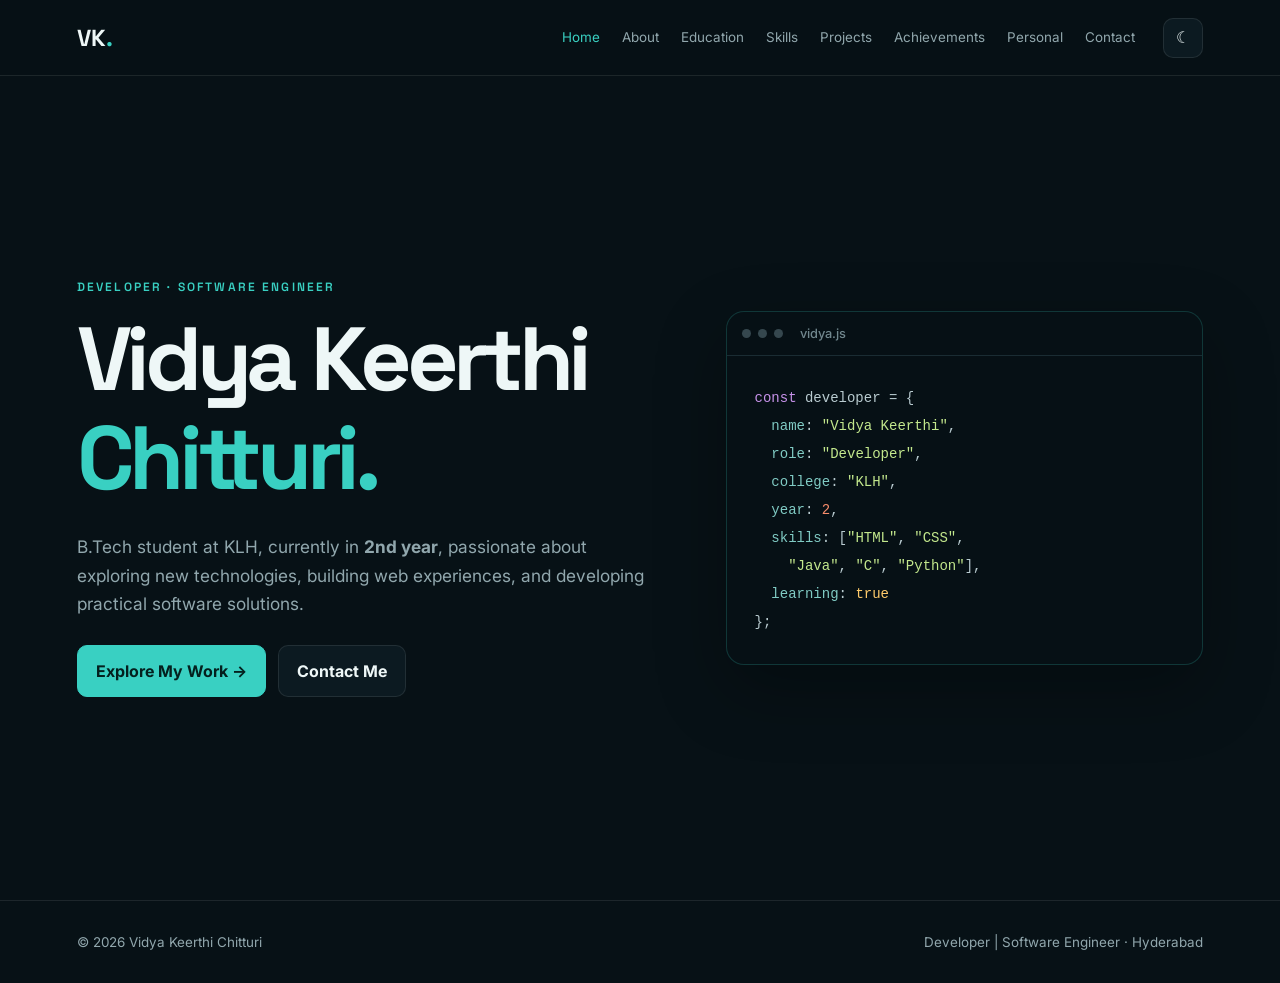
<file: index.html>
<!DOCTYPE html><html lang="en"><head><meta charset="UTF-8"><meta name="viewport" content="width=device-width,initial-scale=1.0"><meta name="description" content="Vidya Keerthi Chitturi — Developer | Software Engineer"><title>Home | Vidya Keerthi Chitturi</title><link rel="preconnect" href="https://fonts.googleapis.com"><link rel="preconnect" href="https://fonts.gstatic.com" crossorigin><link href="https://fonts.googleapis.com/css2?family=Inter:wght@400;500;600;700&family=Space+Grotesk:wght@500;600;700&display=swap" rel="stylesheet"><link rel="stylesheet" href="style.css"></head><body><div id="progress"></div><header class="navbar"><div class="container nav-inner"><a class="brand" href="index.html">VK<span>.</span></a><nav id="nav"><a class="active" href="index.html">Home</a><a class="" href="about.html">About</a><a class="" href="education.html">Education</a><a class="" href="skills.html">Skills</a><a class="" href="projects.html">Projects</a><a class="" href="achievements.html">Achievements</a><a class="" href="personal.html">Personal</a><a class="" href="contact.html">Contact</a></nav><div class="actions"><button class="icon" id="theme" aria-label="Toggle theme">☾</button><button class="icon menu" id="menu" aria-label="Open menu">☰</button></div></div></header>
<main class="container hero"><div class="hero-grid"><div class="reveal"><p class="eyebrow">Developer · Software Engineer</p><h1>Vidya Keerthi<br><span>Chitturi.</span></h1><p class="lead">B.Tech student at KLH, currently in <strong>2nd year</strong>, passionate about exploring new technologies, building web experiences, and developing practical software solutions.</p><div class="buttons"><a class="btn primary" href="projects.html">Explore My Work →</a><a class="btn secondary" href="contact.html">Contact Me</a></div></div><div class="code-card reveal"><div class="bar"><i></i><i></i><i></i><b>vidya.js</b></div><pre class="code"><span class="purple">const</span> developer = {
  <span class="key">name</span>: <span class="str">"Vidya Keerthi"</span>,
  <span class="key">role</span>: <span class="str">"Developer"</span>,
  <span class="key">college</span>: <span class="str">"KLH"</span>,
  <span class="key">year</span>: <span class="num">2</span>,
  <span class="key">skills</span>: [<span class="str">"HTML"</span>, <span class="str">"CSS"</span>,
    <span class="str">"Java"</span>, <span class="str">"C"</span>, <span class="str">"Python"</span>],
  <span class="key">learning</span>: <span class="bool">true</span>
};</pre></div></div></main><footer><div class="container footer-inner"><span>© 2026 Vidya Keerthi Chitturi</span><span>Developer | Software Engineer · Hyderabad</span></div></footer><script src="script.js"></script></body></html>
</file>
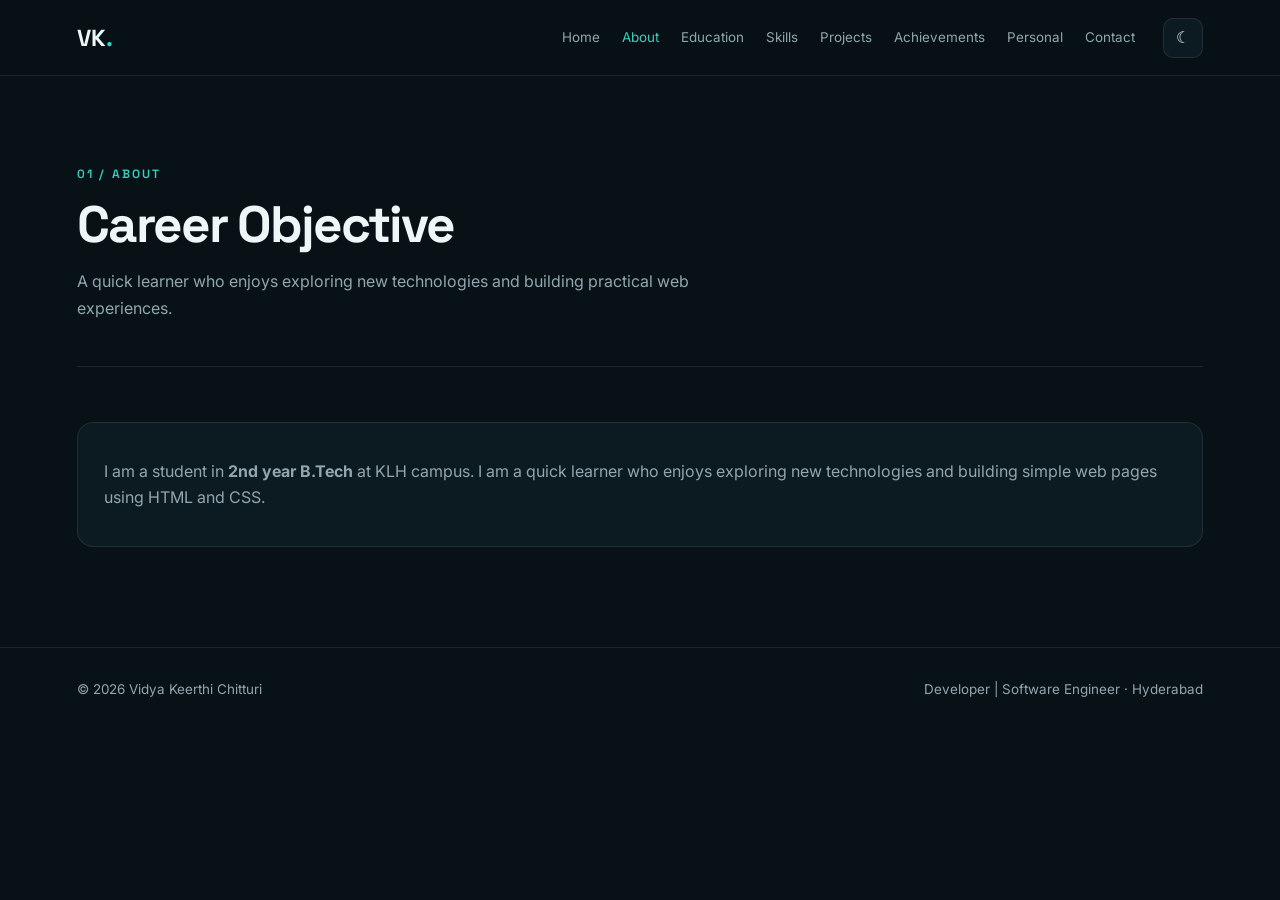
<file: about.html>
<!DOCTYPE html><html lang="en"><head><meta charset="UTF-8"><meta name="viewport" content="width=device-width,initial-scale=1.0"><meta name="description" content="Vidya Keerthi Chitturi — Developer | Software Engineer"><title>About | Vidya Keerthi Chitturi</title><link rel="preconnect" href="https://fonts.googleapis.com"><link rel="preconnect" href="https://fonts.gstatic.com" crossorigin><link href="https://fonts.googleapis.com/css2?family=Inter:wght@400;500;600;700&family=Space+Grotesk:wght@500;600;700&display=swap" rel="stylesheet"><link rel="stylesheet" href="style.css"></head><body><div id="progress"></div><header class="navbar"><div class="container nav-inner"><a class="brand" href="index.html">VK<span>.</span></a><nav id="nav"><a class="" href="index.html">Home</a><a class="active" href="about.html">About</a><a class="" href="education.html">Education</a><a class="" href="skills.html">Skills</a><a class="" href="projects.html">Projects</a><a class="" href="achievements.html">Achievements</a><a class="" href="personal.html">Personal</a><a class="" href="contact.html">Contact</a></nav><div class="actions"><button class="icon" id="theme" aria-label="Toggle theme">☾</button><button class="icon menu" id="menu" aria-label="Open menu">☰</button></div></div></header><main><div class="container page-head"><p class="eyebrow">01 / ABOUT</p><h2>Career Objective</h2><p>A quick learner who enjoys exploring new technologies and building practical web experiences.</p></div><div class="container content"><article class="card"><p>I am a student in <strong>2nd year B.Tech</strong> at KLH campus. I am a quick learner who enjoys exploring new technologies and building simple web pages using HTML and CSS.</p></article></div></main><footer><div class="container footer-inner"><span>© 2026 Vidya Keerthi Chitturi</span><span>Developer | Software Engineer · Hyderabad</span></div></footer><script src="script.js"></script></body></html>
</file>
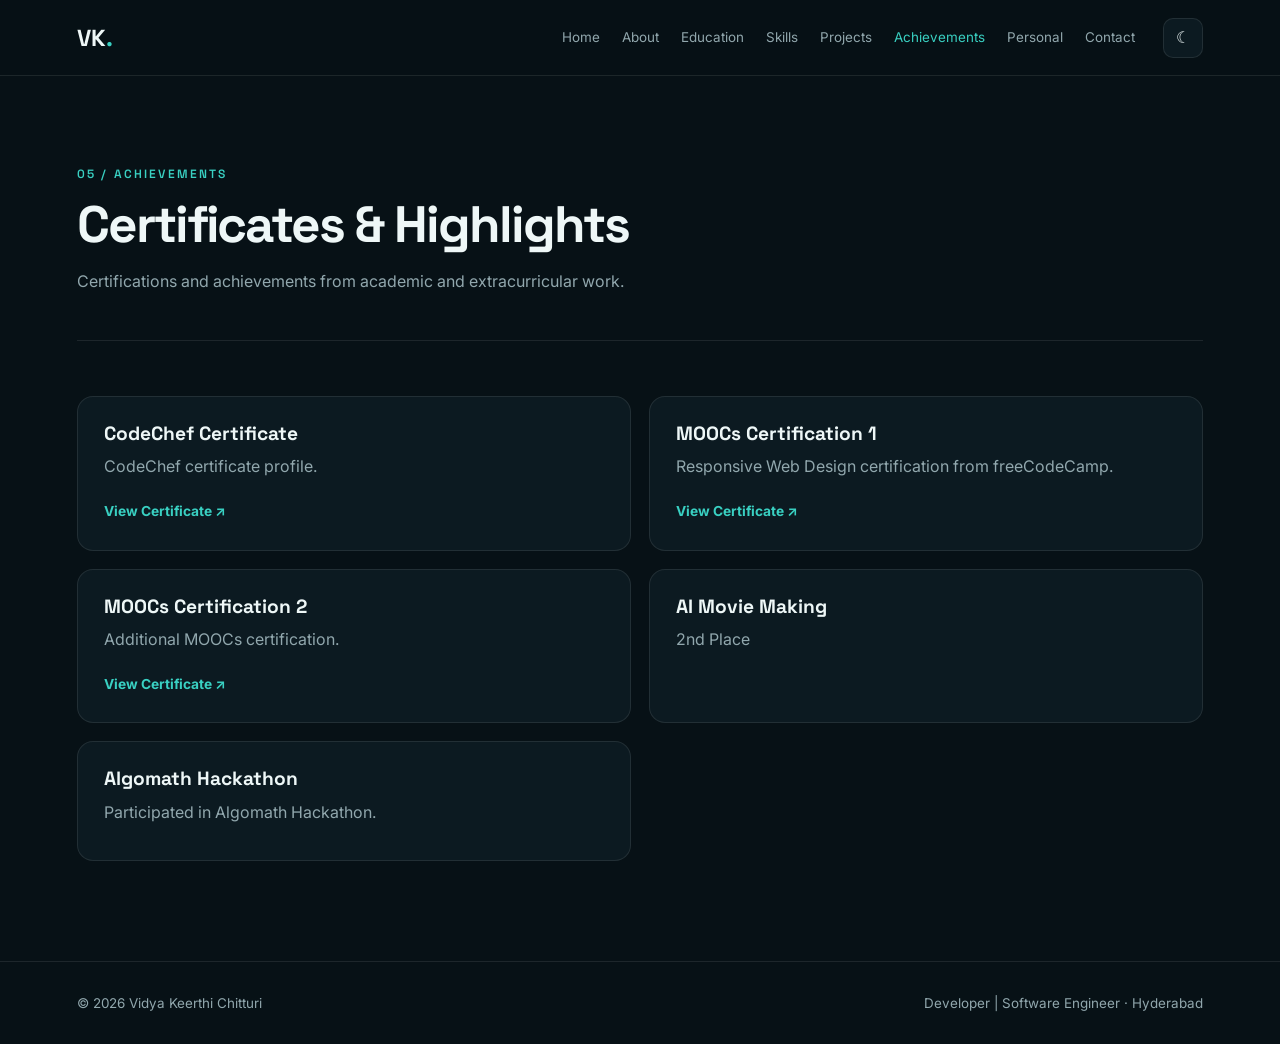
<file: achievements.html>
<!DOCTYPE html><html lang="en"><head><meta charset="UTF-8"><meta name="viewport" content="width=device-width,initial-scale=1.0"><meta name="description" content="Vidya Keerthi Chitturi — Developer | Software Engineer"><title>Achievements | Vidya Keerthi Chitturi</title><link rel="preconnect" href="https://fonts.googleapis.com"><link rel="preconnect" href="https://fonts.gstatic.com" crossorigin><link href="https://fonts.googleapis.com/css2?family=Inter:wght@400;500;600;700&family=Space+Grotesk:wght@500;600;700&display=swap" rel="stylesheet"><link rel="stylesheet" href="style.css"></head><body><div id="progress"></div><header class="navbar"><div class="container nav-inner"><a class="brand" href="index.html">VK<span>.</span></a><nav id="nav"><a class="" href="index.html">Home</a><a class="" href="about.html">About</a><a class="" href="education.html">Education</a><a class="" href="skills.html">Skills</a><a class="" href="projects.html">Projects</a><a class="active" href="achievements.html">Achievements</a><a class="" href="personal.html">Personal</a><a class="" href="contact.html">Contact</a></nav><div class="actions"><button class="icon" id="theme" aria-label="Toggle theme">☾</button><button class="icon menu" id="menu" aria-label="Open menu">☰</button></div></div></header><main><div class="container page-head"><p class="eyebrow">05 / ACHIEVEMENTS</p><h2>Certificates & Highlights</h2><p>Certifications and achievements from academic and extracurricular work.</p></div><div class="container content"><div class="grid two">
<article class="card"><h3>CodeChef Certificate</h3><p>CodeChef certificate profile.</p><a class="link" target="_blank" href="https://www.codechef.com/users/vidya_372/certificates">View Certificate ↗</a></article>
<article class="card"><h3>MOOCs Certification 1</h3><p>Responsive Web Design certification from freeCodeCamp.</p><a class="link" target="_blank" href="https://www.freecodecamp.org/certification/vidyakeerthi/responsive-web-design">View Certificate ↗</a></article>
<article class="card"><h3>MOOCs Certification 2</h3><p>Additional MOOCs certification.</p><a class="link" target="_blank" href="https://certificates.simplicdn.net/share/10324182_10573357_1780938926189.pdf">View Certificate ↗</a></article>
<article class="card"><h3>AI Movie Making</h3><p>2nd Place</p></article>
<article class="card"><h3>Algomath Hackathon</h3><p>Participated in Algomath Hackathon.</p></article>
</div></div></main><footer><div class="container footer-inner"><span>© 2026 Vidya Keerthi Chitturi</span><span>Developer | Software Engineer · Hyderabad</span></div></footer><script src="script.js"></script></body></html>
</file>
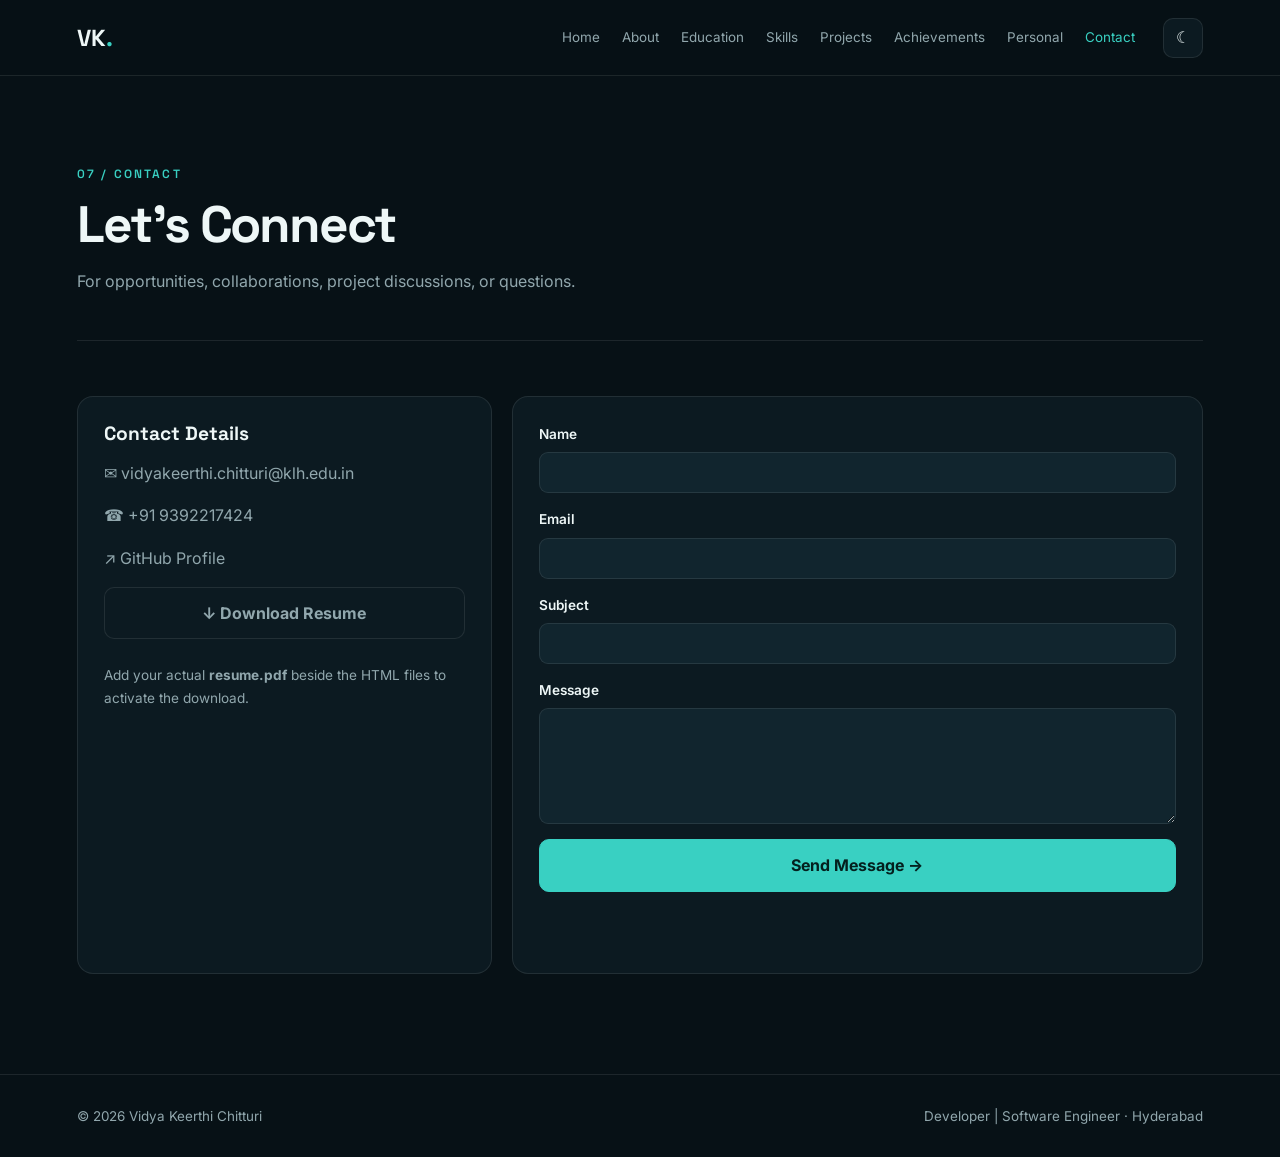
<file: contact.html>
<!DOCTYPE html><html lang="en"><head><meta charset="UTF-8"><meta name="viewport" content="width=device-width,initial-scale=1.0"><meta name="description" content="Vidya Keerthi Chitturi — Developer | Software Engineer"><title>Contact | Vidya Keerthi Chitturi</title><link rel="preconnect" href="https://fonts.googleapis.com"><link rel="preconnect" href="https://fonts.gstatic.com" crossorigin><link href="https://fonts.googleapis.com/css2?family=Inter:wght@400;500;600;700&family=Space+Grotesk:wght@500;600;700&display=swap" rel="stylesheet"><link rel="stylesheet" href="style.css"></head><body><div id="progress"></div><header class="navbar"><div class="container nav-inner"><a class="brand" href="index.html">VK<span>.</span></a><nav id="nav"><a class="" href="index.html">Home</a><a class="" href="about.html">About</a><a class="" href="education.html">Education</a><a class="" href="skills.html">Skills</a><a class="" href="projects.html">Projects</a><a class="" href="achievements.html">Achievements</a><a class="" href="personal.html">Personal</a><a class="active" href="contact.html">Contact</a></nav><div class="actions"><button class="icon" id="theme" aria-label="Toggle theme">☾</button><button class="icon menu" id="menu" aria-label="Open menu">☰</button></div></div></header><main><div class="container page-head"><p class="eyebrow">07 / CONTACT</p><h2>Let's Connect</h2><p>For opportunities, collaborations, project discussions, or questions.</p></div><div class="container content"><div class="contact-grid"><div class="card contact-list"><h3>Contact Details</h3><a href="mailto:vidyakeerthi.chitturi@klh.edu.in">✉ vidyakeerthi.chitturi@klh.edu.in</a><a href="tel:+919392217424">☎ +91 9392217424</a><a target="_blank" href="https://github.com/vidyakeerthichitturi?tab=repositories">↗ GitHub Profile</a><a class="btn secondary" href="resume.pdf" download>↓ Download Resume</a><p class="meta">Add your actual <b>resume.pdf</b> beside the HTML files to activate the download.</p></div>
<form id="contactForm" class="card" action="https://formsubmit.co/vidyakeerthi.chitturi@klh.edu.in" method="POST"><input type="hidden" name="_subject" value="Portfolio Contact — Vidya Keerthi Chitturi"><input type="hidden" name="_captcha" value="false"><label class="field">Name<input name="name" required minlength="2"></label><label class="field">Email<input id="email" type="email" name="email" required></label><label class="field">Subject<input name="subject" required></label><label class="field">Message<textarea id="message" name="message" rows="6" required></textarea></label><button class="btn primary" type="submit">Send Message →</button><p id="formMessage" class="message"></p></form></div></div></main><footer><div class="container footer-inner"><span>© 2026 Vidya Keerthi Chitturi</span><span>Developer | Software Engineer · Hyderabad</span></div></footer><script src="script.js"></script></body></html>
</file>
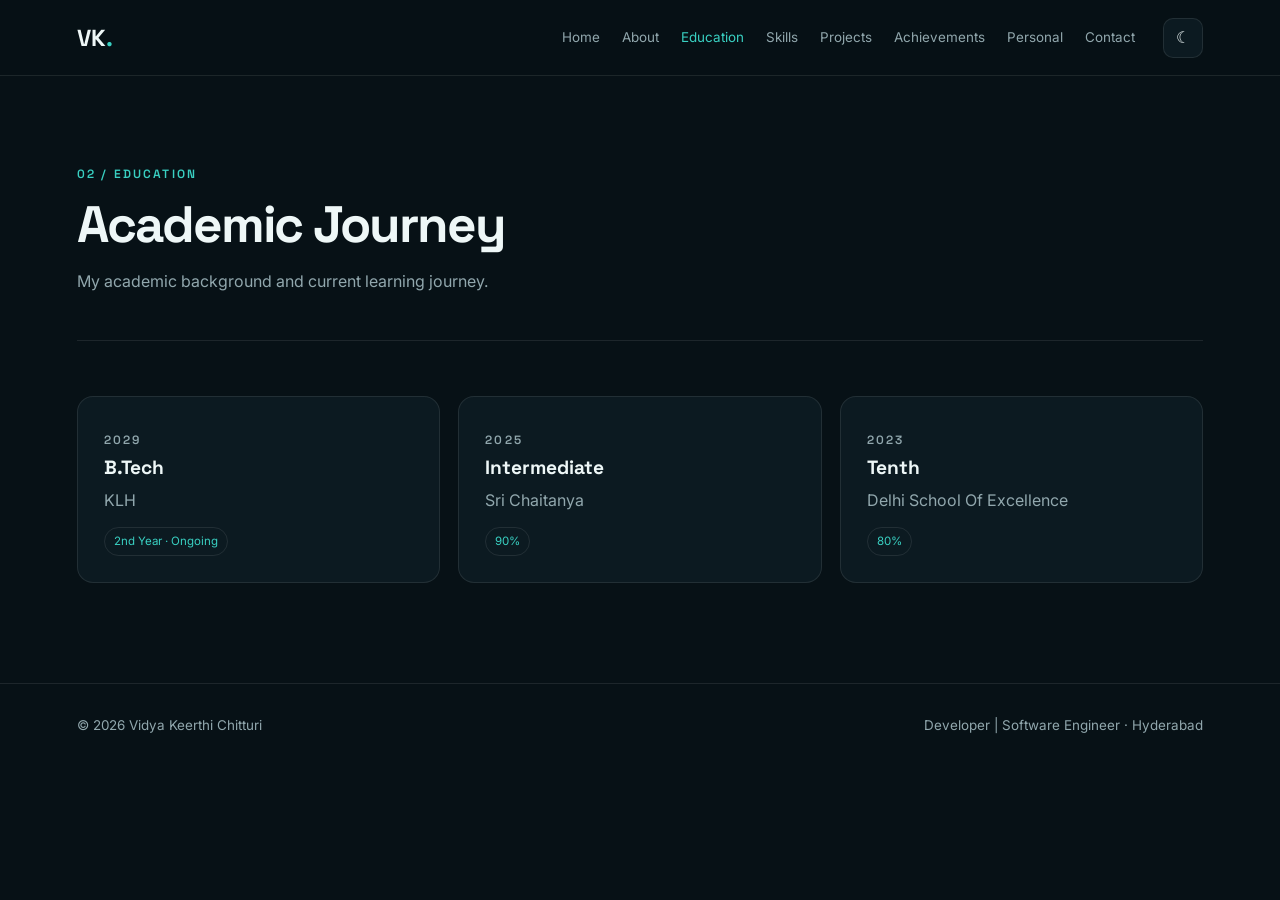
<file: education.html>
<!DOCTYPE html><html lang="en"><head><meta charset="UTF-8"><meta name="viewport" content="width=device-width,initial-scale=1.0"><meta name="description" content="Vidya Keerthi Chitturi — Developer | Software Engineer"><title>Education | Vidya Keerthi Chitturi</title><link rel="preconnect" href="https://fonts.googleapis.com"><link rel="preconnect" href="https://fonts.gstatic.com" crossorigin><link href="https://fonts.googleapis.com/css2?family=Inter:wght@400;500;600;700&family=Space+Grotesk:wght@500;600;700&display=swap" rel="stylesheet"><link rel="stylesheet" href="style.css"></head><body><div id="progress"></div><header class="navbar"><div class="container nav-inner"><a class="brand" href="index.html">VK<span>.</span></a><nav id="nav"><a class="" href="index.html">Home</a><a class="" href="about.html">About</a><a class="active" href="education.html">Education</a><a class="" href="skills.html">Skills</a><a class="" href="projects.html">Projects</a><a class="" href="achievements.html">Achievements</a><a class="" href="personal.html">Personal</a><a class="" href="contact.html">Contact</a></nav><div class="actions"><button class="icon" id="theme" aria-label="Toggle theme">☾</button><button class="icon menu" id="menu" aria-label="Open menu">☰</button></div></div></header><main><div class="container page-head"><p class="eyebrow">02 / EDUCATION</p><h2>Academic Journey</h2><p>My academic background and current learning journey.</p></div><div class="container content"><div class="grid"><article class="card"><p class="eyebrow">2029</p><h3>B.Tech</h3><p>KLH</p><span class="tag">2nd Year · Ongoing</span></article><article class="card"><p class="eyebrow">2025</p><h3>Intermediate</h3><p>Sri Chaitanya</p><span class="tag">90%</span></article><article class="card"><p class="eyebrow">2023</p><h3>Tenth</h3><p>Delhi School Of Excellence</p><span class="tag">80%</span></article></div></div></main><footer><div class="container footer-inner"><span>© 2026 Vidya Keerthi Chitturi</span><span>Developer | Software Engineer · Hyderabad</span></div></footer><script src="script.js"></script></body></html>
</file>
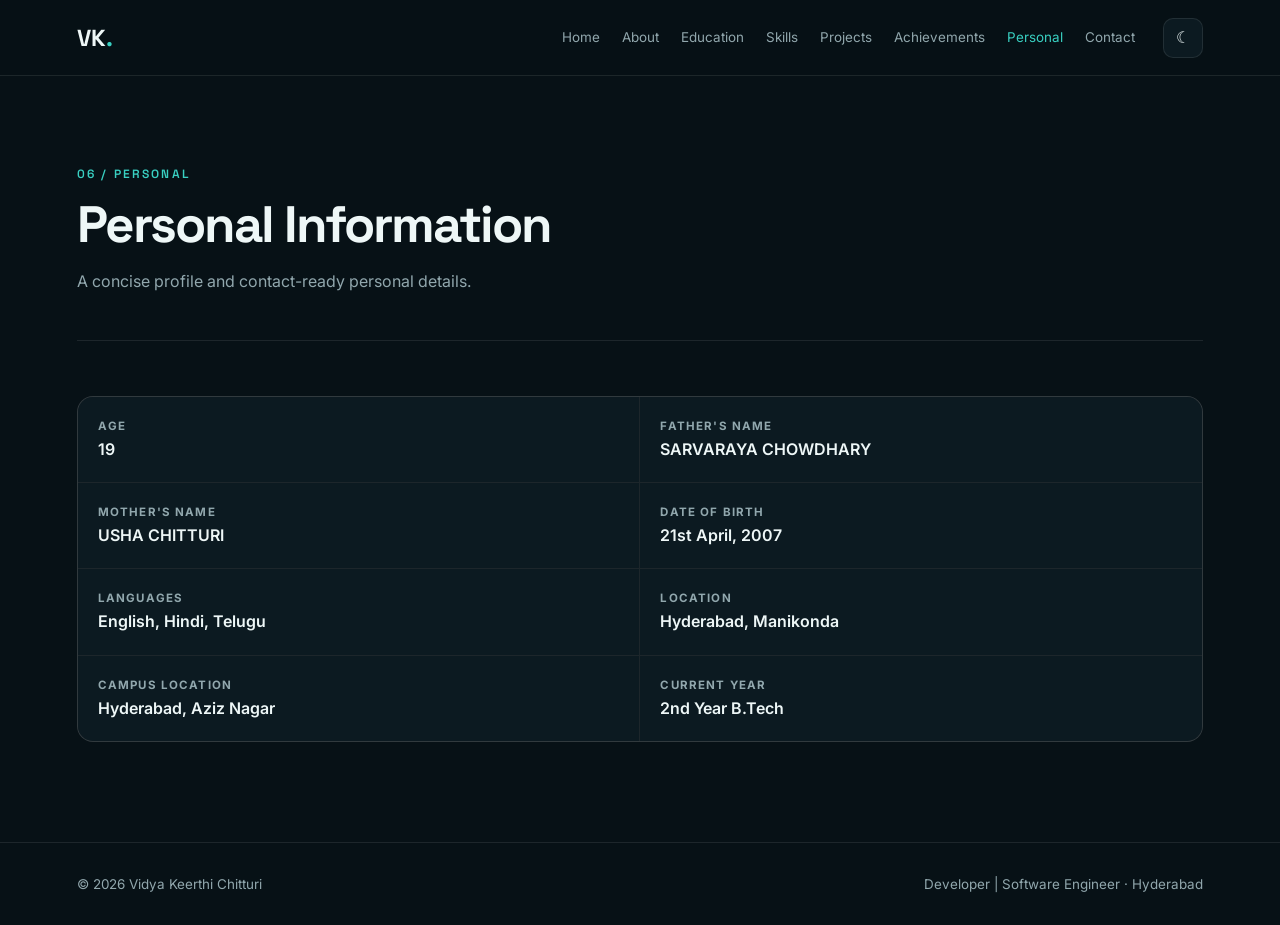
<file: personal.html>
<!DOCTYPE html><html lang="en"><head><meta charset="UTF-8"><meta name="viewport" content="width=device-width,initial-scale=1.0"><meta name="description" content="Vidya Keerthi Chitturi — Developer | Software Engineer"><title>Personal | Vidya Keerthi Chitturi</title><link rel="preconnect" href="https://fonts.googleapis.com"><link rel="preconnect" href="https://fonts.gstatic.com" crossorigin><link href="https://fonts.googleapis.com/css2?family=Inter:wght@400;500;600;700&family=Space+Grotesk:wght@500;600;700&display=swap" rel="stylesheet"><link rel="stylesheet" href="style.css"></head><body><div id="progress"></div><header class="navbar"><div class="container nav-inner"><a class="brand" href="index.html">VK<span>.</span></a><nav id="nav"><a class="" href="index.html">Home</a><a class="" href="about.html">About</a><a class="" href="education.html">Education</a><a class="" href="skills.html">Skills</a><a class="" href="projects.html">Projects</a><a class="" href="achievements.html">Achievements</a><a class="active" href="personal.html">Personal</a><a class="" href="contact.html">Contact</a></nav><div class="actions"><button class="icon" id="theme" aria-label="Toggle theme">☾</button><button class="icon menu" id="menu" aria-label="Open menu">☰</button></div></div></header><main><div class="container page-head"><p class="eyebrow">06 / PERSONAL</p><h2>Personal Information</h2><p>A concise profile and contact-ready personal details.</p></div><div class="container content"><div class="info">
<div><strong>Age</strong><span>19</span></div><div><strong>Father's Name</strong><span>SARVARAYA CHOWDHARY</span></div><div><strong>Mother's Name</strong><span>USHA CHITTURI</span></div><div><strong>Date of Birth</strong><span>21st April, 2007</span></div><div><strong>Languages</strong><span>English, Hindi, Telugu</span></div><div><strong>Location</strong><span>Hyderabad, Manikonda</span></div><div><strong>Campus Location</strong><span>Hyderabad, Aziz Nagar</span></div><div><strong>Current Year</strong><span>2nd Year B.Tech</span></div></div></div></main><footer><div class="container footer-inner"><span>© 2026 Vidya Keerthi Chitturi</span><span>Developer | Software Engineer · Hyderabad</span></div></footer><script src="script.js"></script></body></html>
</file>
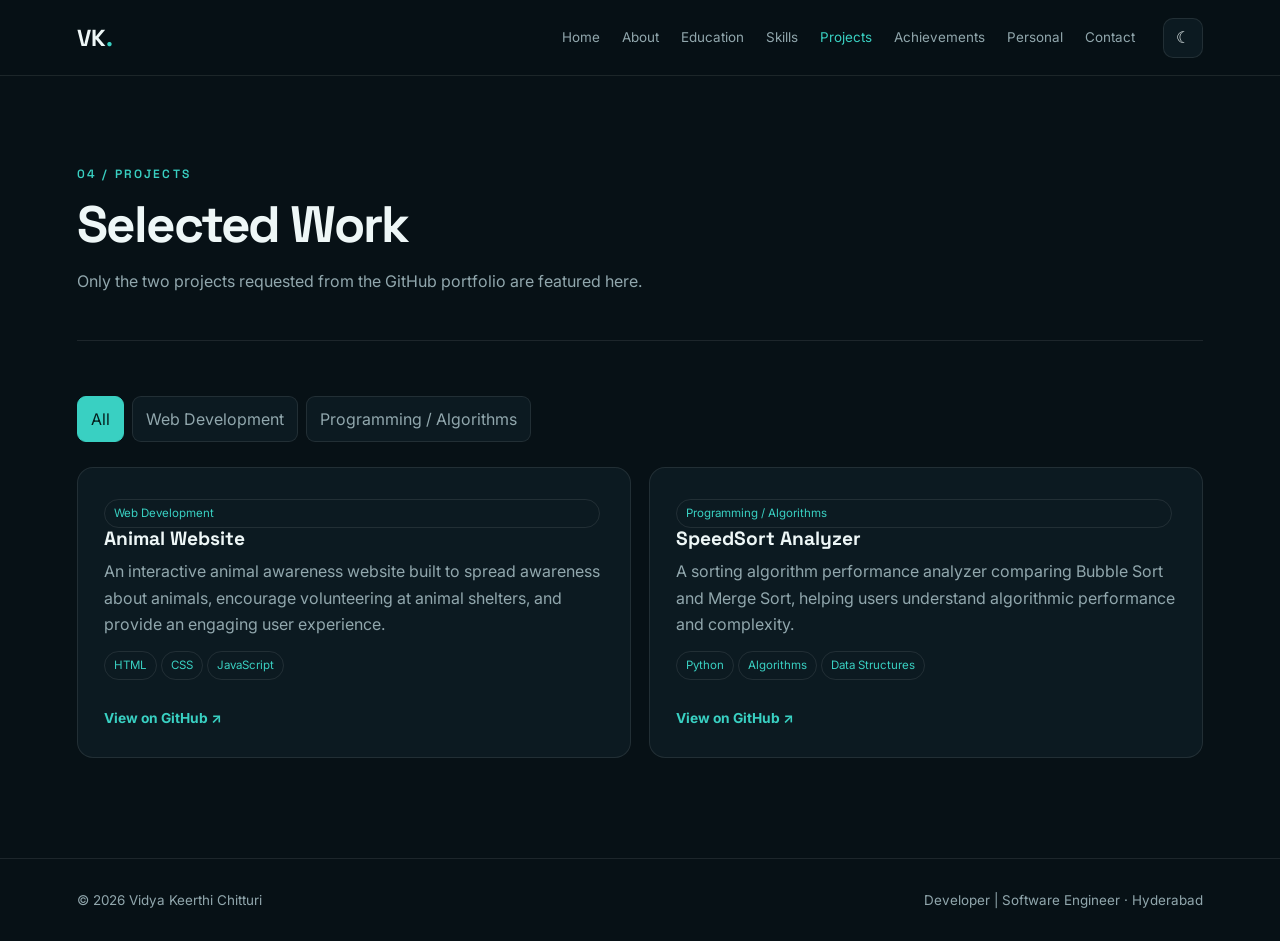
<file: projects.html>
<!DOCTYPE html><html lang="en"><head><meta charset="UTF-8"><meta name="viewport" content="width=device-width,initial-scale=1.0"><meta name="description" content="Vidya Keerthi Chitturi — Developer | Software Engineer"><title>Projects | Vidya Keerthi Chitturi</title><link rel="preconnect" href="https://fonts.googleapis.com"><link rel="preconnect" href="https://fonts.gstatic.com" crossorigin><link href="https://fonts.googleapis.com/css2?family=Inter:wght@400;500;600;700&family=Space+Grotesk:wght@500;600;700&display=swap" rel="stylesheet"><link rel="stylesheet" href="style.css"></head><body><div id="progress"></div><header class="navbar"><div class="container nav-inner"><a class="brand" href="index.html">VK<span>.</span></a><nav id="nav"><a class="" href="index.html">Home</a><a class="" href="about.html">About</a><a class="" href="education.html">Education</a><a class="" href="skills.html">Skills</a><a class="active" href="projects.html">Projects</a><a class="" href="achievements.html">Achievements</a><a class="" href="personal.html">Personal</a><a class="" href="contact.html">Contact</a></nav><div class="actions"><button class="icon" id="theme" aria-label="Toggle theme">☾</button><button class="icon menu" id="menu" aria-label="Open menu">☰</button></div></div></header>
<main><div class="container page-head"><p class="eyebrow">04 / PROJECTS</p><h2>Selected Work</h2><p>Only the two projects requested from the GitHub portfolio are featured here.</p></div>
<div class="container content"><div class="filters"><button class="filter active" data-filter="all">All</button><button class="filter" data-filter="web">Web Development</button><button class="filter" data-filter="algo">Programming / Algorithms</button></div>
<div id="projectGrid" class="grid two"></div></div></main>
<script>
const projects=[
{title:"Animal Website",cat:"web",desc:"An interactive animal awareness website built to spread awareness about animals, encourage volunteering at animal shelters, and provide an engaging user experience.",tech:["HTML","CSS","JavaScript"],url:"https://github.com/vidyakeerthichitturi/Animal-Website"},
{title:"SpeedSort Analyzer",cat:"algo",desc:"A sorting algorithm performance analyzer comparing Bubble Sort and Merge Sort, helping users understand algorithmic performance and complexity.",tech:["Python","Algorithms","Data Structures"],url:"https://github.com/vidyakeerthichitturi/SpeedSort-Analyzer"}];
function render(f){projectGrid.innerHTML=projects.filter(p=>f==="all"||p.cat===f).map(p=>`<article class="card project"><span class="tag">${p.cat==="web"?"Web Development":"Programming / Algorithms"}</span><h3>${p.title}</h3><p>${p.desc}</p><div>${p.tech.map(t=>`<span class="tag">${t}</span>`).join("")}</div><div class="links"><a class="link" target="_blank" href="${p.url}">View on GitHub ↗</a></div></article>`).join("")}
render("all");document.querySelectorAll(".filter").forEach(b=>b.onclick=()=>{document.querySelectorAll(".filter").forEach(x=>x.classList.remove("active"));b.classList.add("active");render(b.dataset.filter)});
</script><footer><div class="container footer-inner"><span>© 2026 Vidya Keerthi Chitturi</span><span>Developer | Software Engineer · Hyderabad</span></div></footer><script src="script.js"></script></body></html>
</file>
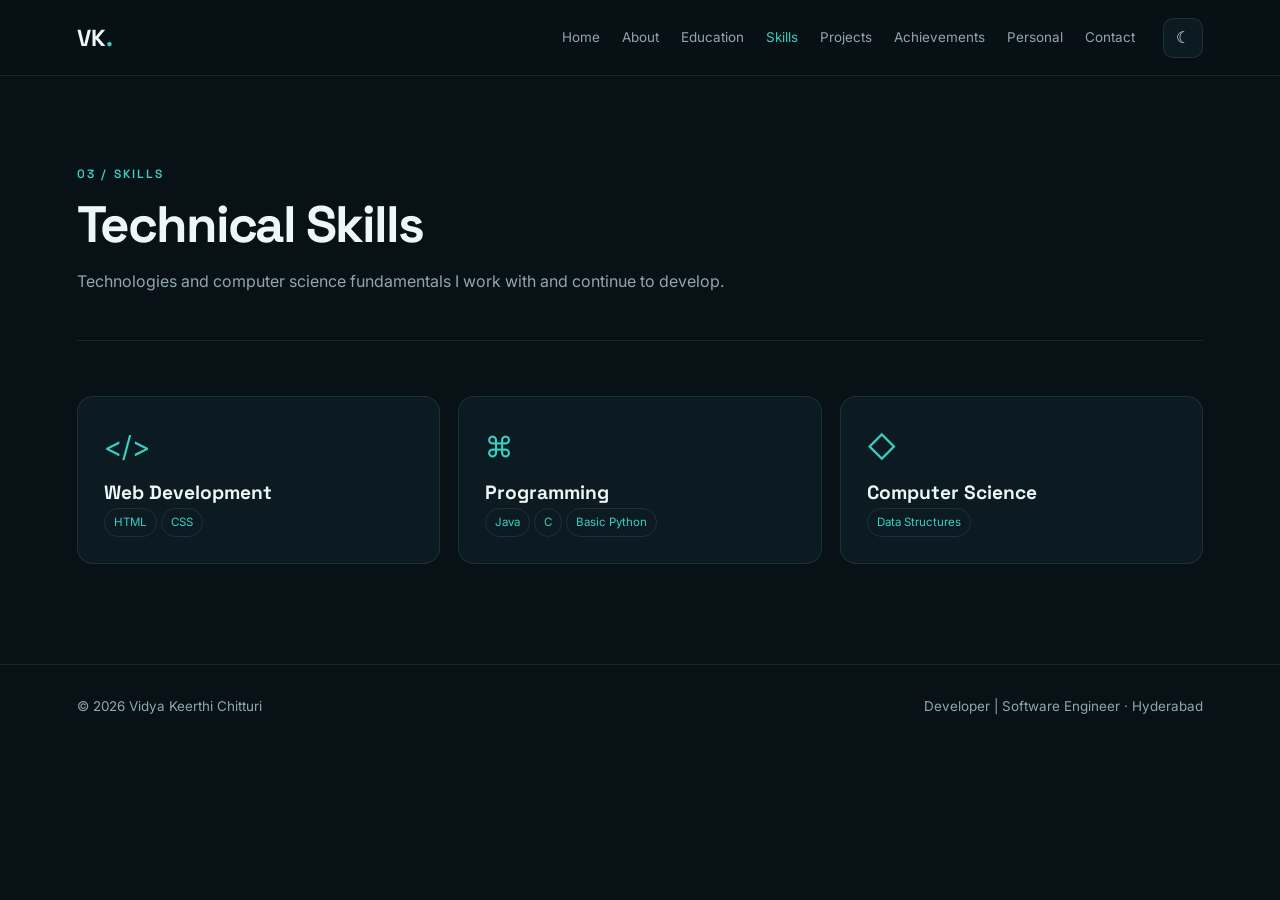
<file: skills.html>
<!DOCTYPE html><html lang="en"><head><meta charset="UTF-8"><meta name="viewport" content="width=device-width,initial-scale=1.0"><meta name="description" content="Vidya Keerthi Chitturi — Developer | Software Engineer"><title>Skills | Vidya Keerthi Chitturi</title><link rel="preconnect" href="https://fonts.googleapis.com"><link rel="preconnect" href="https://fonts.gstatic.com" crossorigin><link href="https://fonts.googleapis.com/css2?family=Inter:wght@400;500;600;700&family=Space+Grotesk:wght@500;600;700&display=swap" rel="stylesheet"><link rel="stylesheet" href="style.css"></head><body><div id="progress"></div><header class="navbar"><div class="container nav-inner"><a class="brand" href="index.html">VK<span>.</span></a><nav id="nav"><a class="" href="index.html">Home</a><a class="" href="about.html">About</a><a class="" href="education.html">Education</a><a class="active" href="skills.html">Skills</a><a class="" href="projects.html">Projects</a><a class="" href="achievements.html">Achievements</a><a class="" href="personal.html">Personal</a><a class="" href="contact.html">Contact</a></nav><div class="actions"><button class="icon" id="theme" aria-label="Toggle theme">☾</button><button class="icon menu" id="menu" aria-label="Open menu">☰</button></div></div></header><main><div class="container page-head"><p class="eyebrow">03 / SKILLS</p><h2>Technical Skills</h2><p>Technologies and computer science fundamentals I work with and continue to develop.</p></div><div class="container content"><div class="grid"><article class="card"><div class="skill-icon">&lt;/&gt;</div><h3>Web Development</h3><span class="tag">HTML</span><span class="tag">CSS</span></article><article class="card"><div class="skill-icon">⌘</div><h3>Programming</h3><span class="tag">Java</span><span class="tag">C</span><span class="tag">Basic Python</span></article><article class="card"><div class="skill-icon">◇</div><h3>Computer Science</h3><span class="tag">Data Structures</span></article></div></div></main><footer><div class="container footer-inner"><span>© 2026 Vidya Keerthi Chitturi</span><span>Developer | Software Engineer · Hyderabad</span></div></footer><script src="script.js"></script></body></html>
</file>
<file: style.css>
:root{--bg:#071116;--surface:#0c1a21;--surface2:#11252e;--text:#eef7f7;--muted:#91a7ad;--accent:#39d0c2;--accent2:#62a9ff;--border:rgba(255,255,255,.09);--max:1180px}
body.light{--bg:#f5f8f9;--surface:#fff;--surface2:#edf3f5;--text:#102027;--muted:#5c6d73;--border:rgba(16,32,39,.12)}
*{box-sizing:border-box;margin:0;padding:0}html{scroll-behavior:smooth}body{font-family:Inter,Arial,sans-serif;background:var(--bg);color:var(--text);line-height:1.65;transition:.25s}
a{color:inherit;text-decoration:none}button{font:inherit}.container{width:min(var(--max),88%);margin:auto}
.navbar{height:76px;position:sticky;top:0;z-index:99;background:color-mix(in srgb,var(--bg) 90%,transparent);backdrop-filter:blur(16px);border-bottom:1px solid var(--border)}
.nav-inner{height:100%;display:flex;align-items:center;gap:28px}.brand{font:700 1.45rem "Space Grotesk";margin-right:auto}.brand span{color:var(--accent)}
nav{display:flex;gap:22px}nav a{font-size:.84rem;color:var(--muted);transition:.2s}nav a:hover,nav a.active{color:var(--accent)}
.actions{display:flex;gap:8px}.icon{width:40px;height:40px;border:1px solid var(--border);background:var(--surface);color:var(--text);border-radius:10px;cursor:pointer}.menu{display:none}
.hero{min-height:calc(100vh - 76px);display:grid;align-items:center;padding:90px 0}.hero-grid{display:grid;grid-template-columns:1.1fr .9fr;gap:65px;align-items:center}
.eyebrow{color:var(--accent);font:600 .75rem "Space Grotesk";letter-spacing:.18em;text-transform:uppercase;margin-bottom:15px}
h1,h2,h3{font-family:"Space Grotesk",Arial,sans-serif;line-height:1.1}h1{font-size:clamp(3.3rem,7vw,6.5rem);letter-spacing:-.06em}h1 span{color:var(--accent)}h2{font-size:clamp(2rem,4vw,3.5rem);letter-spacing:-.04em}h3{font-size:1.2rem}
.lead{font-size:1.08rem;color:var(--muted);max-width:680px;margin:26px 0}.buttons{display:flex;gap:12px;flex-wrap:wrap}.btn{display:inline-flex;align-items:center;justify-content:center;padding:12px 18px;border-radius:10px;border:1px solid var(--border);font-weight:700;transition:.2s}.btn:hover{transform:translateY(-2px)}.primary{background:var(--accent);color:#04201e;border-color:var(--accent)}.secondary{background:var(--surface)}
.code-card{background:#061015;border:1px solid rgba(57,208,194,.2);border-radius:18px;overflow:hidden;box-shadow:0 25px 70px rgba(0,0,0,.3)}.bar{height:44px;border-bottom:1px solid #1a2c33;display:flex;align-items:center;gap:7px;padding:0 15px;color:#71878e;font-size:.8rem}.bar i{width:9px;height:9px;border-radius:50%;background:#35474e}.bar b{margin-left:10px;font-weight:500}.code{padding:28px;overflow:auto;font:14px/2 "Courier New",monospace;color:#b9cbd0}.purple{color:#c792ea}.key{color:#80cbc4}.str{color:#c3e88d}.num{color:#f78c6c}.bool{color:#ffcb6b}
.page-head{padding:90px 0 45px;border-bottom:1px solid var(--border)}.page-head p:last-child{color:var(--muted);max-width:700px;margin-top:15px}
.content{padding:55px 0 100px}.grid{display:grid;grid-template-columns:repeat(3,1fr);gap:18px}.two{grid-template-columns:repeat(2,1fr)}
.card{background:var(--surface);border:1px solid var(--border);border-radius:16px;padding:26px;transition:.25s}.card:hover{transform:translateY(-5px);border-color:rgba(57,208,194,.35);box-shadow:0 18px 50px rgba(0,0,0,.18)}
.card p{color:var(--muted);margin:9px 0}.tag{display:inline-block;border:1px solid var(--border);color:var(--accent);border-radius:30px;padding:4px 9px;font-size:.72rem;margin:5px 4px 0 0}
.skill-icon{font-size:1.8rem;color:var(--accent);margin-bottom:12px}.meta{color:var(--muted);font-size:.85rem}.link{color:var(--accent);font-weight:700;font-size:.86rem;display:inline-block;margin-top:12px}
.project{display:flex;flex-direction:column}.project .links{margin-top:auto;padding-top:15px}.filters{display:flex;gap:8px;margin-bottom:25px}.filter{padding:9px 13px;background:var(--surface);border:1px solid var(--border);border-radius:9px;color:var(--muted);cursor:pointer}.filter.active{background:var(--accent);color:#04201e;border-color:var(--accent)}
.info{display:grid;grid-template-columns:repeat(2,1fr);gap:1px;background:var(--border);border:1px solid var(--border);border-radius:16px;overflow:hidden}.info div{background:var(--surface);padding:20px}.info strong{display:block;color:var(--muted);font-size:.72rem;text-transform:uppercase;letter-spacing:.1em}.info span{font-weight:600}
.contact-grid{display:grid;grid-template-columns:.75fr 1.25fr;gap:20px}.contact-list{display:flex;flex-direction:column;gap:16px}.contact-list a{color:var(--muted)}.contact-list a:hover{color:var(--accent)}
form{display:grid;gap:15px}.field{display:grid;gap:7px;font-size:.85rem;font-weight:600}input,textarea{background:var(--surface2);border:1px solid var(--border);color:var(--text);border-radius:9px;padding:12px;outline:none}input:focus,textarea:focus{border-color:var(--accent)}textarea{resize:vertical}.message{color:var(--accent);min-height:22px}
footer{border-top:1px solid var(--border);padding:30px 0;color:var(--muted);font-size:.84rem}.footer-inner{display:flex;justify-content:space-between;gap:15px}.footer-inner a:hover{color:var(--accent)}
.reveal{animation:up .7s ease both}@keyframes up{from{opacity:0;transform:translateY(18px)}to{opacity:1;transform:none}}
#progress{height:3px;position:fixed;top:0;left:0;width:0;background:linear-gradient(90deg,var(--accent),var(--accent2));z-index:200}
@media(max-width:900px){.hero-grid,.contact-grid{grid-template-columns:1fr}.grid{grid-template-columns:repeat(2,1fr)}nav{gap:13px}}
@media(max-width:720px){.menu{display:block}nav{display:none;position:absolute;top:76px;left:0;right:0;background:var(--bg);padding:20px 6%;flex-direction:column;border-bottom:1px solid var(--border)}nav.open{display:flex}.grid,.two,.info{grid-template-columns:1fr}.hero{padding:65px 0}.page-head{padding:65px 0 35px}h1{font-size:clamp(3rem,16vw,5rem)}.footer-inner{flex-direction:column}}
</file>
